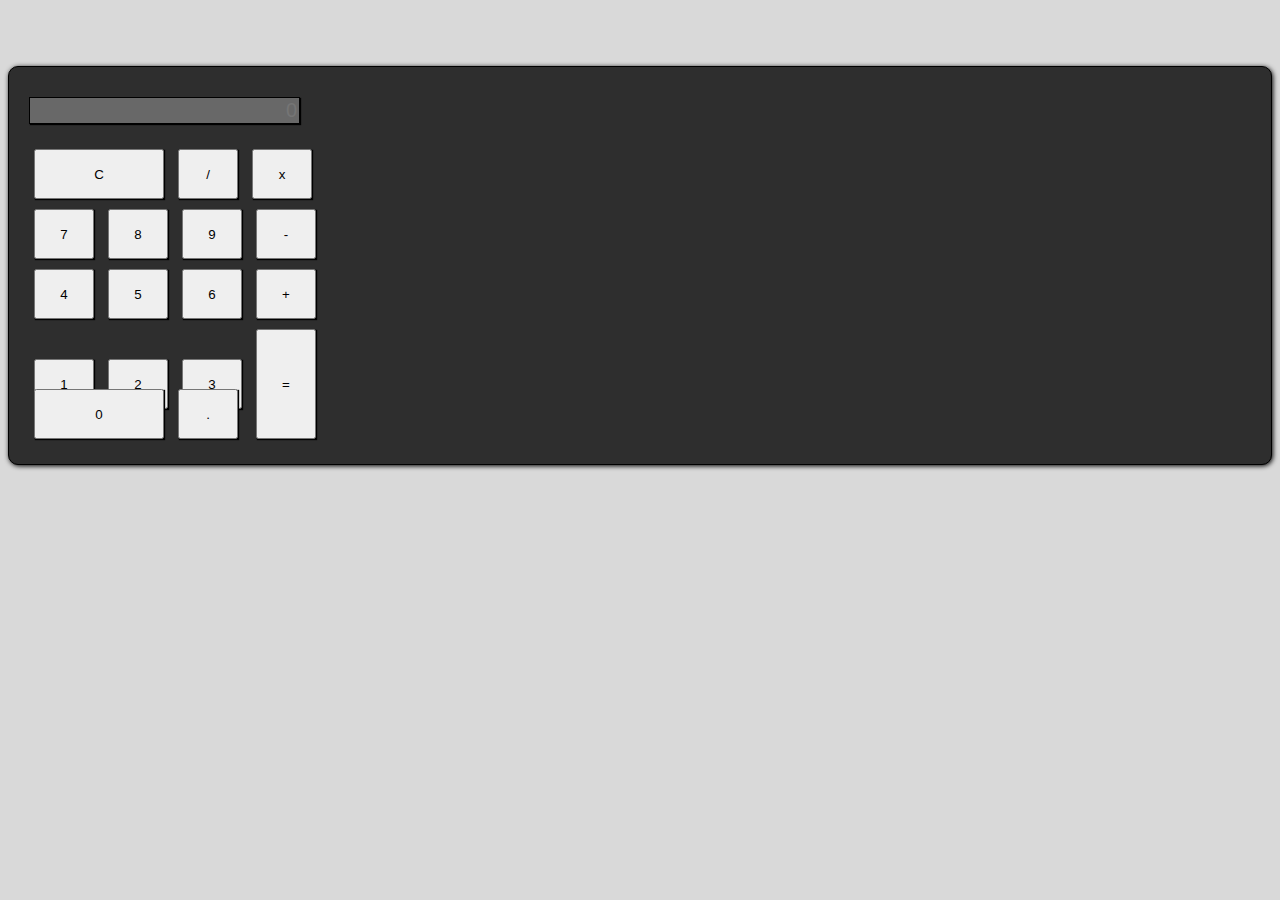
<file: app/index.html>
<html>
	<head>
		<title>Calculadora</title>

		<!-- Latest compiled and minified CSS -->
		<link rel="stylesheet" href="https://maxcdn.bootstrapcdn.com/bootstrap/4.0.0-beta.2/css/bootstrap.min.css" integrity="sha384-PsH8R72JQ3SOdhVi3uxftmaW6Vc51MKb0q5P2rRUpPvrszuE4W1povHYgTpBfshb" crossorigin="anonymous">

    <style>
      .calculadora {
        margin-top: 40px;
        border: solid 1px #000;
        padding: 20px;
        background-color: #2E2E2E;
        border-radius: 10px;
        box-shadow: 1px 1px 5px #000;
      }

      .btn {
        width: 60px;
        height: 50px;
        margin: 5px;
        box-shadow: 1px 1px 1px #000;
      }

      .clear {
        width: 130px;
      }

      .enter {
        height: 110px;
      }

      .zero {
        width: 130px;
      }

      .resultado {
        text-align: right;
        font-size: 20px;
        margin-top: 10px;
        margin-bottom: 20px;
        border: solid 1px #000;
        box-shadow: 1px 1px 1px #000;
      }

    </style>
	</head>

  <body style="background: #D9D9D9">

    <div class="container">
      <div class="row">
        <div class="col d-flex justify-content-center">
          <br />

          <div class="calculadora">
            <input id="resultado" type="text" class="form-control resultado" placeholder="0" disabled="disabled" />
            
            <div class="row">
              <button onclick="calcular('acao', 'c')" type="button" class="btn btn-dark btn-lg clear font-weight-light">C</button>
              <button onclick="calcular('acao', '/')"type="button" class="btn btn-dark btn-lg font-weight-light">/</button>
              <button onclick="calcular('acao', '*')"type="button" class="btn btn-dark btn-lg font-weight-light">x</button>
            </div>

            <div class="row">
              <button onclick="calcular('valor', 7)"type="button" class="btn btn-dark btn-lg font-weight-light">7</button>
              <button onclick="calcular('valor', 8)"type="button" class="btn btn-dark btn-lg font-weight-light">8</button>
              <button onclick="calcular('valor', 9)"type="button" class="btn btn-dark btn-lg font-weight-light">9</button>
              <button onclick="calcular('acao', '-')"type="button" class="btn btn-dark btn-lg font-weight-light">-</button>
            </div>
            
            <div class="row">
              <button onclick="calcular('valor', 4)"type="button" class="btn btn-dark btn-lg font-weight-light">4</button>
              <button onclick="calcular('valor', 5)"type="button" class="btn btn-dark btn-lg font-weight-light">5</button>
              <button onclick="calcular('valor', 6)"type="button" class="btn btn-dark btn-lg font-weight-light">6</button>
              <button onclick="calcular('acao', '+')"type="button" class="btn btn-dark btn-lg font-weight-light">+</button>
            </div>

            <div class="row">
              <button onclick="calcular('valor', 1)"type="button" class="btn btn-dark btn-lg font-weight-light">1</button>
              <button onclick="calcular('valor', 2)"type="button" class="btn btn-dark btn-lg font-weight-light">2</button>
              <button onclick="calcular('valor', 3)"type="button" class="btn btn-dark btn-lg font-weight-light">3</button>
              <button onclick="calcular('acao', '=')"type="button" class="btn btn-dark btn-lg enter">=</button>
            </div>

            <div class="row" style="margin-top: -60px">
              <button onclick="calcular('valor', 0)"type="button" class="btn btn-dark zero btn-lg font-weight-light">0</button>
              <button onclick="calcular('acao', '.')"type="button" class="btn btn-dark btn-lg font-weight-light">.</button>
            </div>

          </div>
        </div>
      </div>
    </div>
    <script>
      function calcular (tipo, valor){

      if(tipo === 'acao') {

        if(valor === 'c'){
          //limpar visor
          document.getElementById('resultado').value = ''
        }

        if( valor === '+' || valor === '-' || valor === '*' || valor === '/' || valor === '.'){
          document.getElementById('resultado').value += valor
        }

        if(valor === '='){
         var valor_campo = eval(document.getElementById('resultado').value)
          document.getElementById('resultado').value = valor_campo
         }
         
        } else if(tipo === 'valor') {
        document.getElementById('resultado').value += valor
      }
      
    }
    </script>    
  </body>	
</html>
</file>
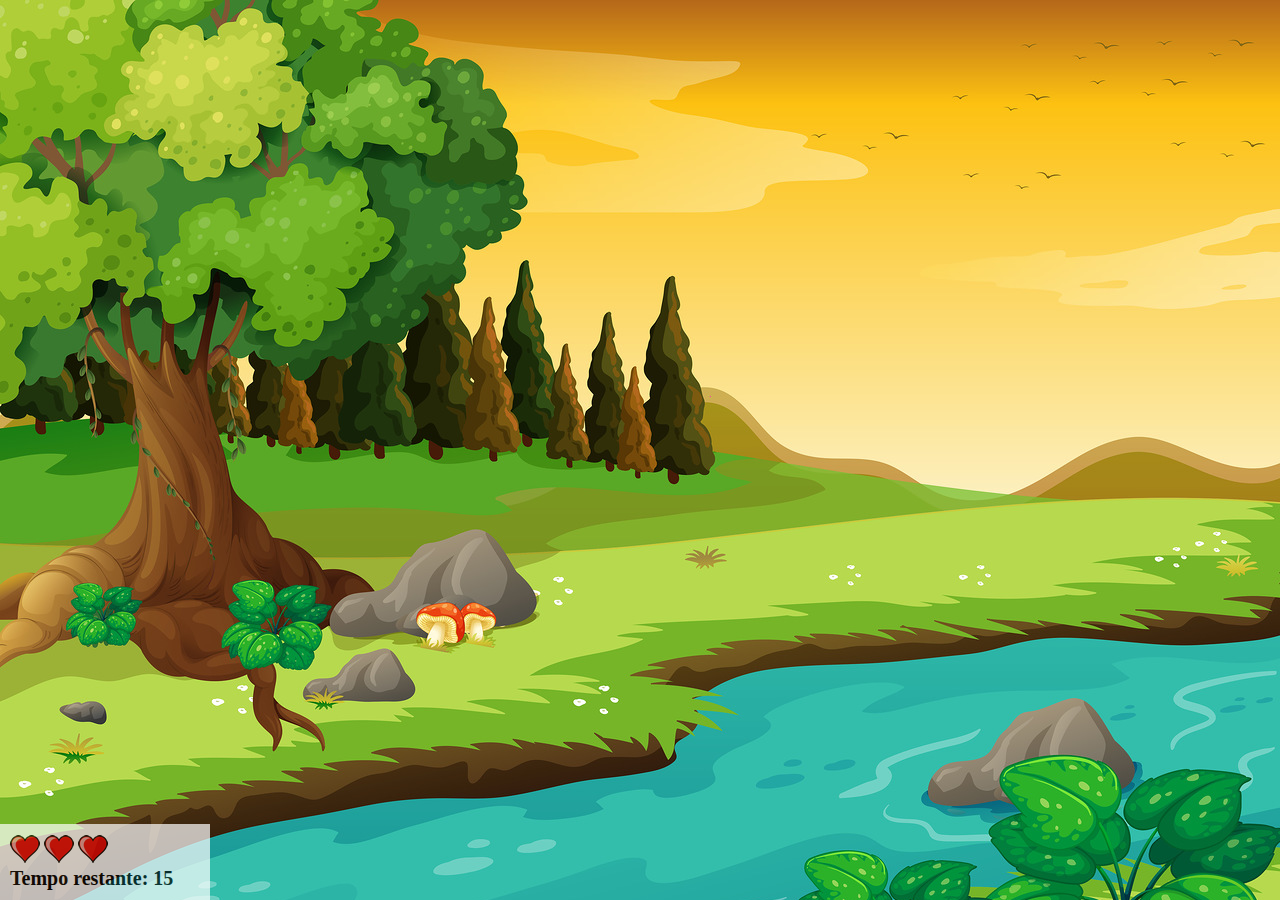
<file: app2/index.html>
<!DOCTYPE html>
<html lang="en">
<head>
        <meta charset="UTF-8">
        <meta http-equiv="X-UA-Compatible" content="IE=edge">
        <meta name="viewport" content="width=device-width, initial-scale=1.0">
        <title>Jogo</title>
        <link rel="stylesheet" href="estilo.css" />
        <script src="jogo.js"></script>
    </head>
    <body onresize="ajustaTamanhoPalcoJogo()">

        <div class="painel">
            <div class="vidas">
                <img id="v1"src="imagens/coracao_cheio.png"/>
                <img id="v2"src="imagens/coracao_cheio.png"/>
                <img id="v3"src="imagens/coracao_cheio.png"/>
            </div>

            <div class="cronometro">Tempo restante: <span id="cronometro"></span></div>
           
            </div>

        <script>
             document.getElementById('cronometro').innerHTML = tempo
           
             var criaMosquito = setInterval(function(){
                posicaoRandomica()    
            }, criaMosquitoTempo)
        </script>
    </body>
</html>
</file>
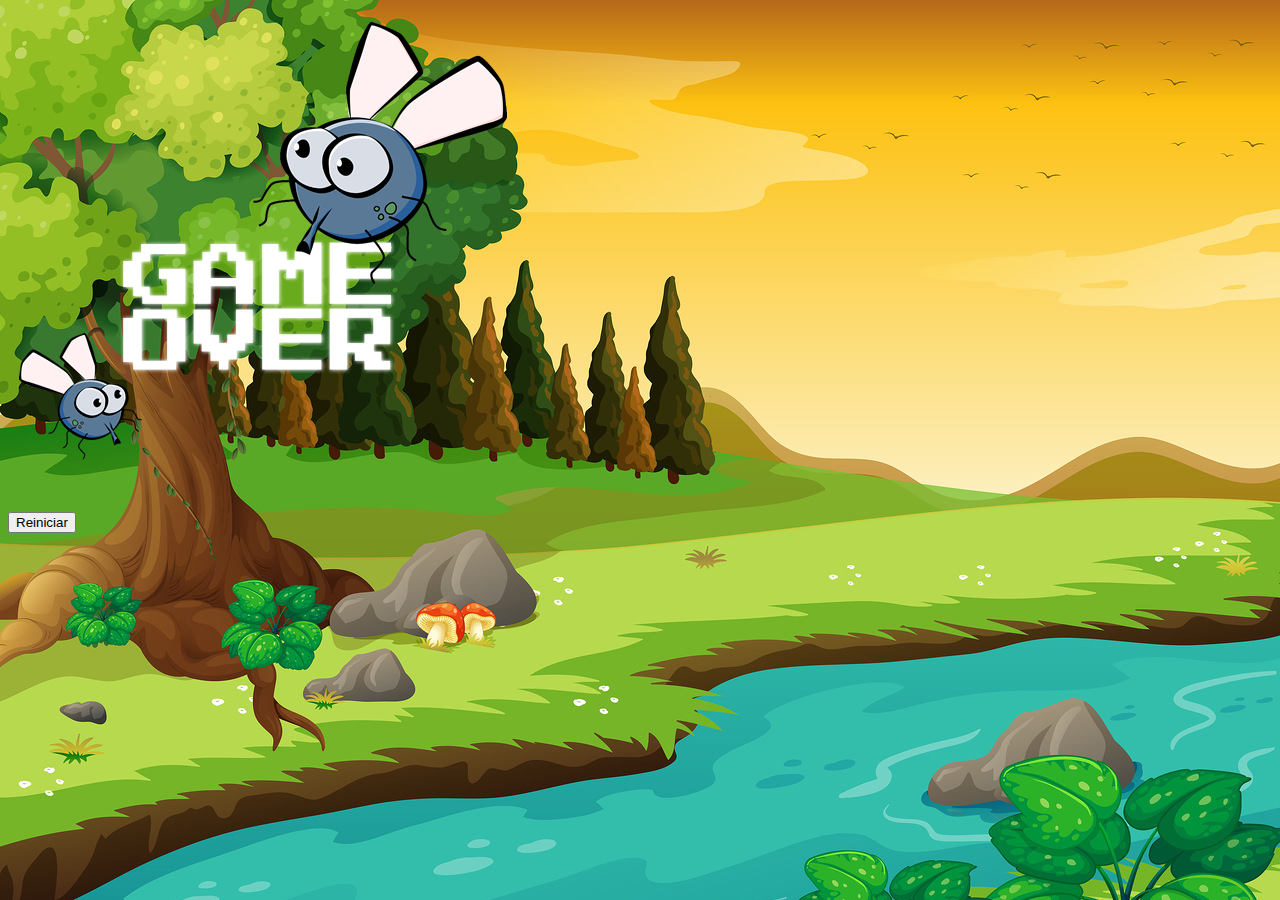
<file: app2/fim_de_jogo.html>
<!DOCTYPE html>
<html lang="en">
<head>
    <meta charset="UTF-8">
    <meta http-equiv="X-UA-Compatible" content="IE=edge">
    <meta name="viewport" content="width=device-width, initial-scale=1.0">
    <title>GAME OVER</title>
    <link href="https://cdn.jsdelivr.net/npm/bootstrap@5.0.0-beta2/dist/css/bootstrap.min.css" rel="stylesheet" integrity="sha384-BmbxuPwQa2lc/FVzBcNJ7UAyJxM6wuqIj61tLrc4wSX0szH/Ev+nYRRuWlolflfl" crossorigin="anonymous">
    <link rel="stylesheet" href="estilo.css" />
</head>
<body>
    
    <div class="container">
        <div class="row">
            <div class="col">
                <div class="d-flex justify-content-center">
                    <img src="imagens/game_over.png"/>
                </div>
            </div>
        </div>

        <div class="row">
            <div class="col">
                <div class="d-flex justify-content-center">
                    <button type="button" class="btn btn-dark btn-lg" onclick="window.location.href = 'index.html' ">Reiniciar</button>
                </div>
            </div>
        </div>
    </div>

</body>
</html>
</file>
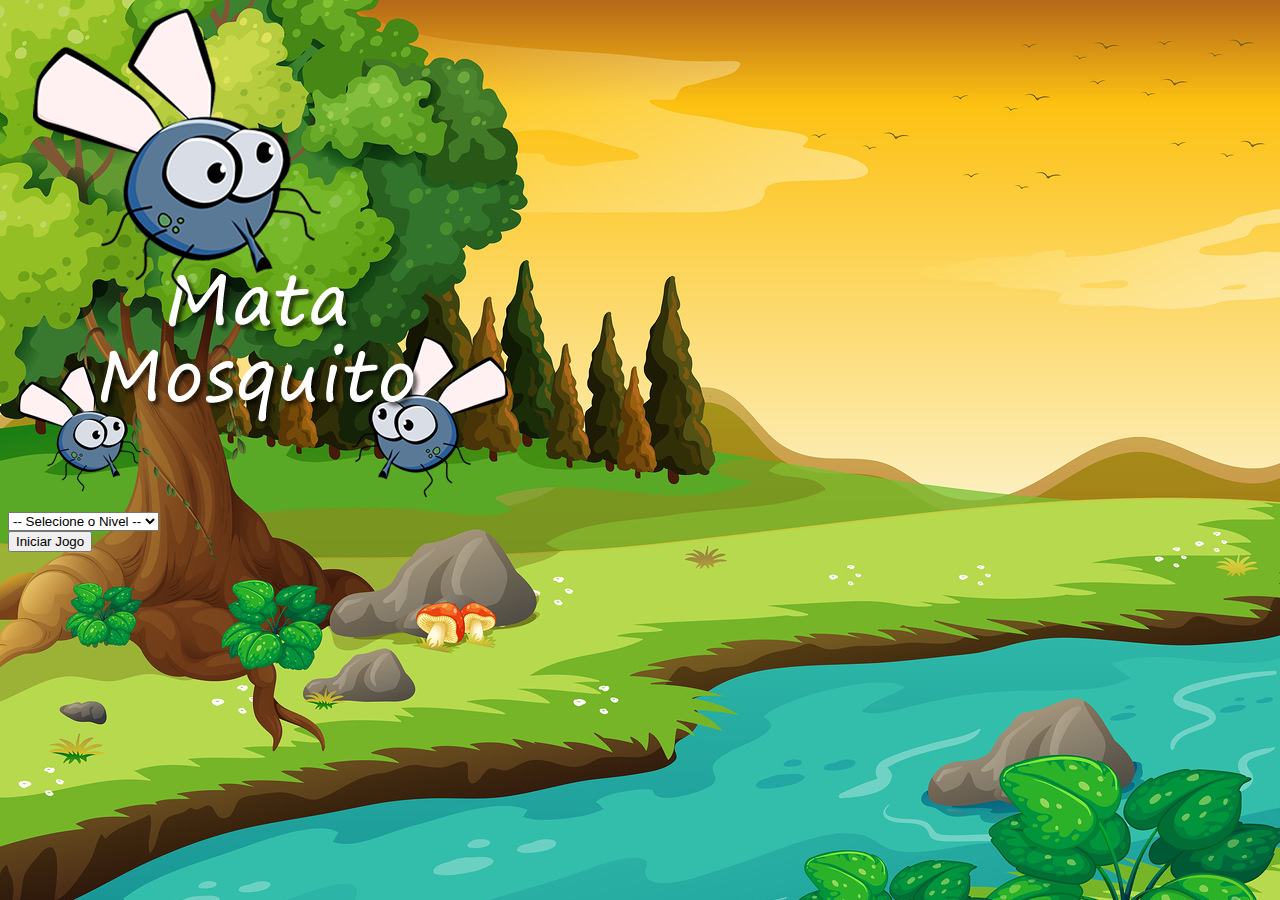
<file: app2/inicio.html>
<!DOCTYPE html>
<html lang="en">
<head>
    <meta charset="UTF-8">
    <meta http-equiv="X-UA-Compatible" content="IE=edge">
    <meta name="viewport" content="width=device-width, initial-scale=1.0">
    <title>Inicio</title>
    <link href="https://cdn.jsdelivr.net/npm/bootstrap@5.0.0-beta2/dist/css/bootstrap.min.css" rel="stylesheet" integrity="sha384-BmbxuPwQa2lc/FVzBcNJ7UAyJxM6wuqIj61tLrc4wSX0szH/Ev+nYRRuWlolflfl" crossorigin="anonymous">
    <link rel="stylesheet" href="estilo.css" />
    <script>
        function iniciarJogo(){
            var nivel = document.getElementById('nivel').value
            
            if(nivel === ''){
                alert('Selecione Um Nivel Para Jogar')
                return false
            }
            
            window.location.href = "index.html?" + nivel
        }
    </script>
</head>
<body>
    
    <div class="container">
        <div class="row">
            <div class="col">
                <div class="d-flex justify-content-center">
                    <img src="imagens/game.png"/>
                </div>
            </div>
        </div>

        <div class="row">
            <div class="col">
                <div class="d-flex justify-content-center">
                <div class="mb-2">
                <select class="form=control" id="nivel">
                    <option value="" >-- Selecione o Nivel --</option>
                    <option value="normal">Normal</option>
                    <option value="dificil">Dificil</option>
                    <option value="chucknorris">ChuckNorris</option>
                </select>
                </div>
                </div>
            </div>        
        </div>

        <div class="row">
            <div class="col">
                <div class="d-flex justify-content-center">
                    <button type="button" class="btn btn-danger btn-lg" onclick="iniciarJogo()">Iniciar Jogo</button>
                </div>
            </div>
        </div>
    </div>

</body>
</html>
</file>
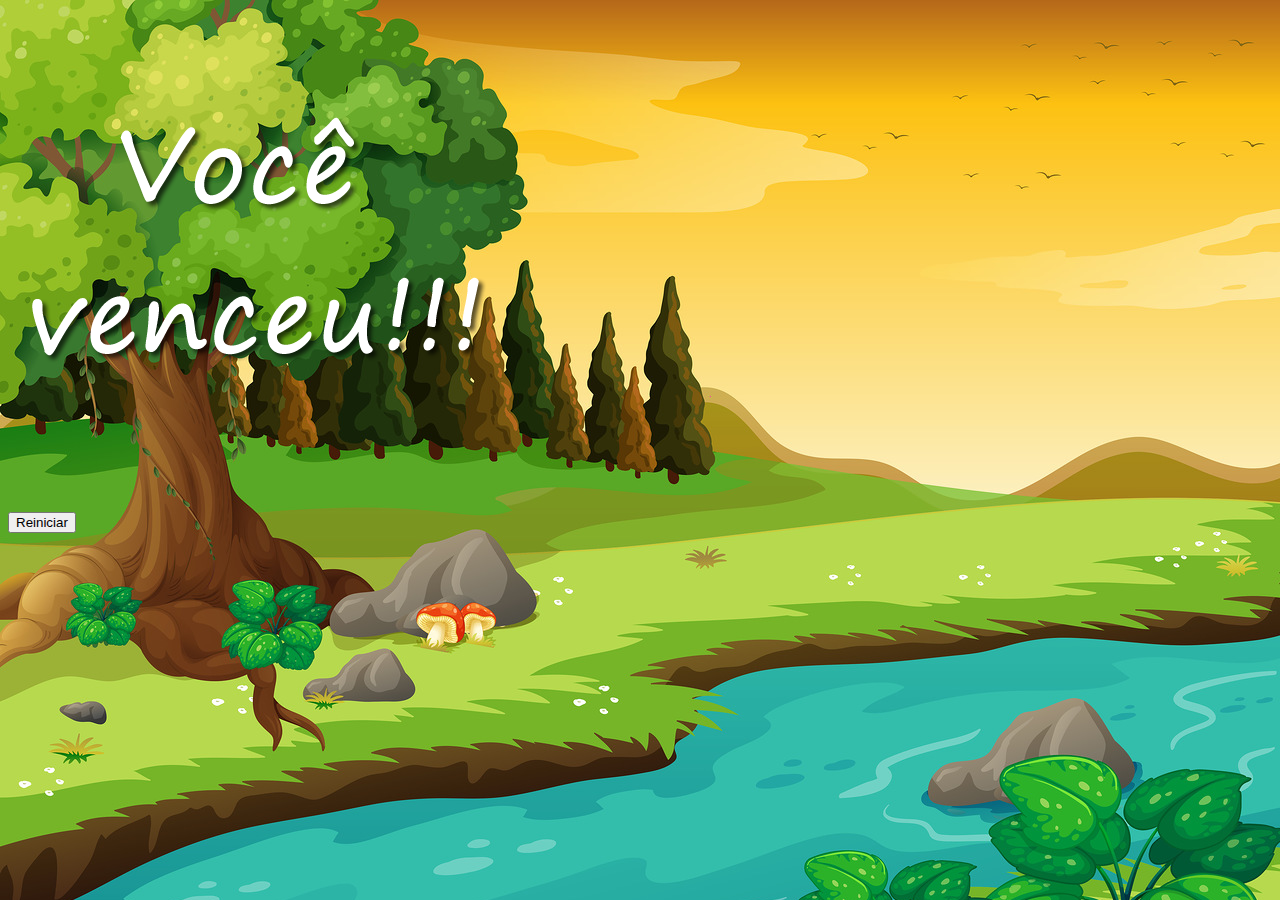
<file: app2/vitoria.html>
<!DOCTYPE html>
<html lang="en">
<head>
    <meta charset="UTF-8">
    <meta http-equiv="X-UA-Compatible" content="IE=edge">
    <meta name="viewport" content="width=device-width, initial-scale=1.0">
    <title>Vitória</title>
    <link href="https://cdn.jsdelivr.net/npm/bootstrap@5.0.0-beta2/dist/css/bootstrap.min.css" rel="stylesheet" integrity="sha384-BmbxuPwQa2lc/FVzBcNJ7UAyJxM6wuqIj61tLrc4wSX0szH/Ev+nYRRuWlolflfl" crossorigin="anonymous">
    <link rel="stylesheet" href="estilo.css" />
</head>
<body>
    
    <div class="container">
        <div class="row">
            <div class="col">
                <div class="d-flex justify-content-center">
                    <img src="imagens/vitoria.png"/>
                </div>
            </div>
        </div>

        <div class="row">
            <div class="col">
                <div class="d-flex justify-content-center">
                    <button type="button" class="btn btn-dark btn-lg" onclick="window.location.href = 'index.html' ">Reiniciar</button>
                </div>
            </div>
        </div>
    </div>

</body>
</html>
</file>
<file: app2/estilo.css>
html{
    cursor: url(imagens/mata_mosca.png) 30 30, auto;
    background-size: cover;
}

body{
    background-image: url(imagens/bg.jpg);
    background-repeat: no-repeat;
    background-size: cover;
}

.mosquito1{
    width: 50px;
    height: 50px;
}

.mosquito2{
    width: 70px;
    height: 70px;
}

.mosquito3{
    width: 90px;
    height: 90px;
}

.ladoA {
    transform: scaleX(1);
}

.ladoB{
    transform:scaleX(-1)
}
.painel {
    position: absolute;
    width: 190px;
    padding: 10px;
    left: 0px;
    bottom: 0px;
    border-top: solid 1px #fff;
    background-color: #fff;
    opacity: 0.7;
}
.vidas {
    float: left;
}

.cronometro{
    float: left;
    font-size: 20px;
    font-weight: bold;
}
</file>
